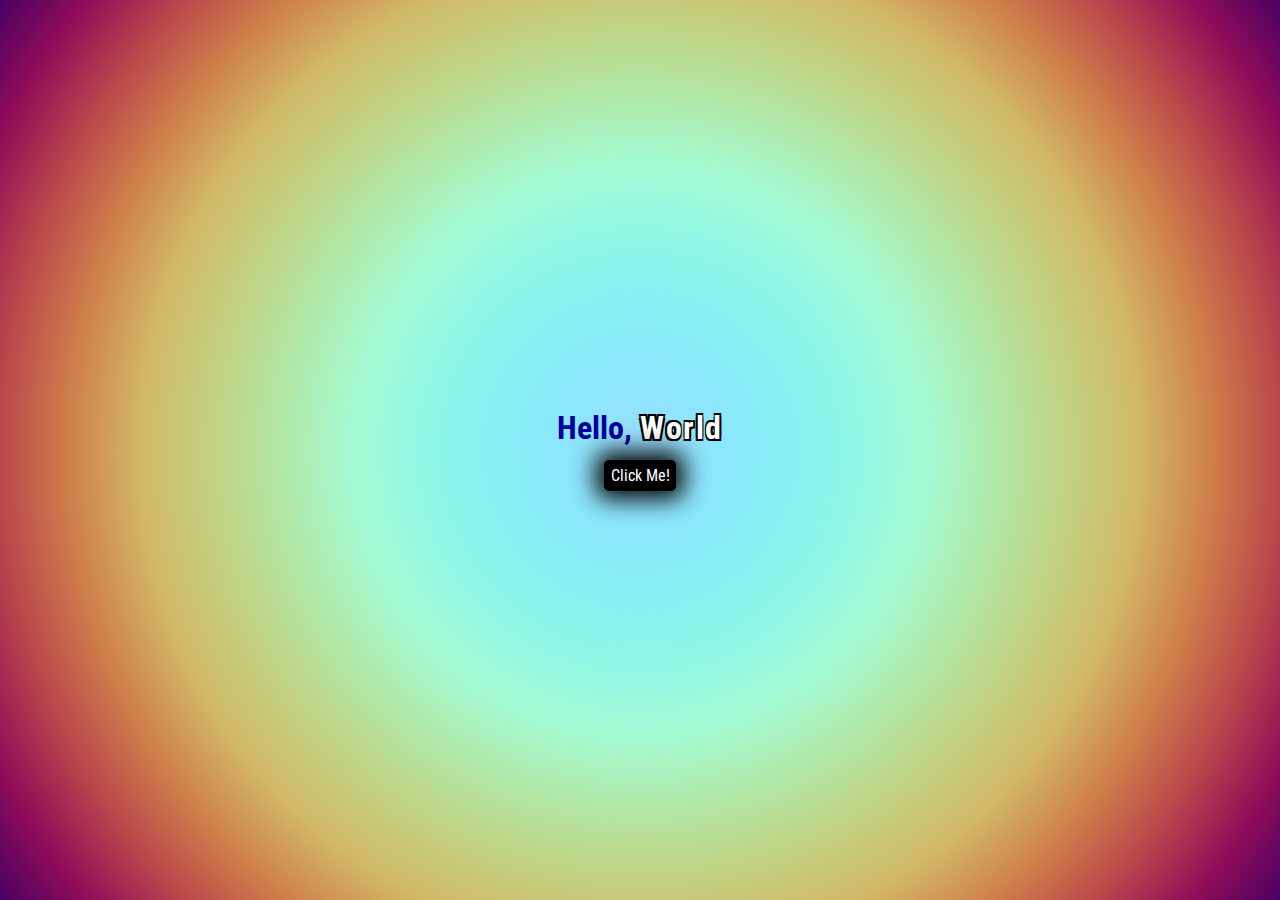
<file: Mini Project 1 - Hello Name/index.html>
<!DOCTYPE html>
<html lang="en">
  <head>
    <meta charset="UTF-8" />
    <meta name="viewport" content="width=device-width, initial-scale=1.0" />
    <title>Mini Project 1</title>
    <link rel="stylesheet" href="styles.css" />

    <!-- FONTS -->
    <link rel="preconnect" href="https://fonts.googleapis.com" />
    <link rel="preconnect" href="https://fonts.gstatic.com" crossorigin />
    <link
      href="https://fonts.googleapis.com/css2?family=Roboto+Condensed:ital,wght@0,100..900;1,100..900&display=swap"
      rel="stylesheet"
    />
  </head>
  <body>
    <section class="Main">
      <div class="nameDisplay">
        <h1>Hello,</h1>
        <h1 id="userName" class="borderedFont">World</h1>
      </div>
      <div class="nameTaker" hidden>
        <label for="name">Enter Your Name</label>
        <input type="text" id="name" placeholder="Type your name here..." />
      </div>
      <button class="clickMe">Click Me!</button>
    </section>

    <script src="script.js"></script>
  </body>
</html>
</file>
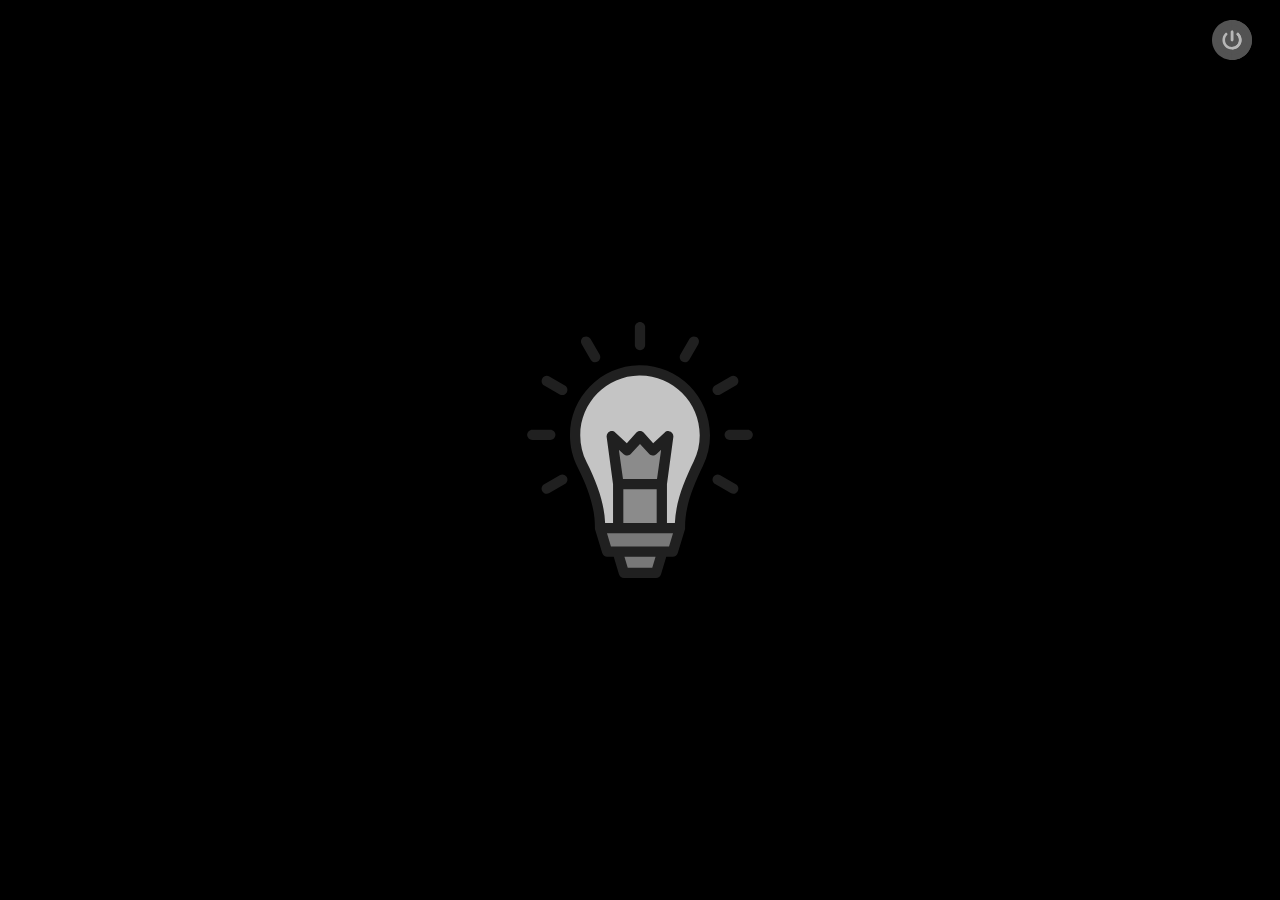
<file: Mini Project 2 - Bulb Glow/index.html>
<!DOCTYPE html>
<html lang="en">
  <head>
    <meta charset="UTF-8" />
    <meta name="viewport" content="width=device-width, initial-scale=1.0" />
    <title>Mini Project 2</title>
    <link rel="stylesheet" href="style.css" />
  </head>
  <body>
    
    <div class="bulb">
      <div class="powerButton">
        <img src="bulb.svg" alt="missing" class="buttonSvg grey">  
      </div>
      <img src="power.svg" alt="missing" class="light grey" >
    </div>
    <script src="script.js"></script>
  </body>
</html>
</file>
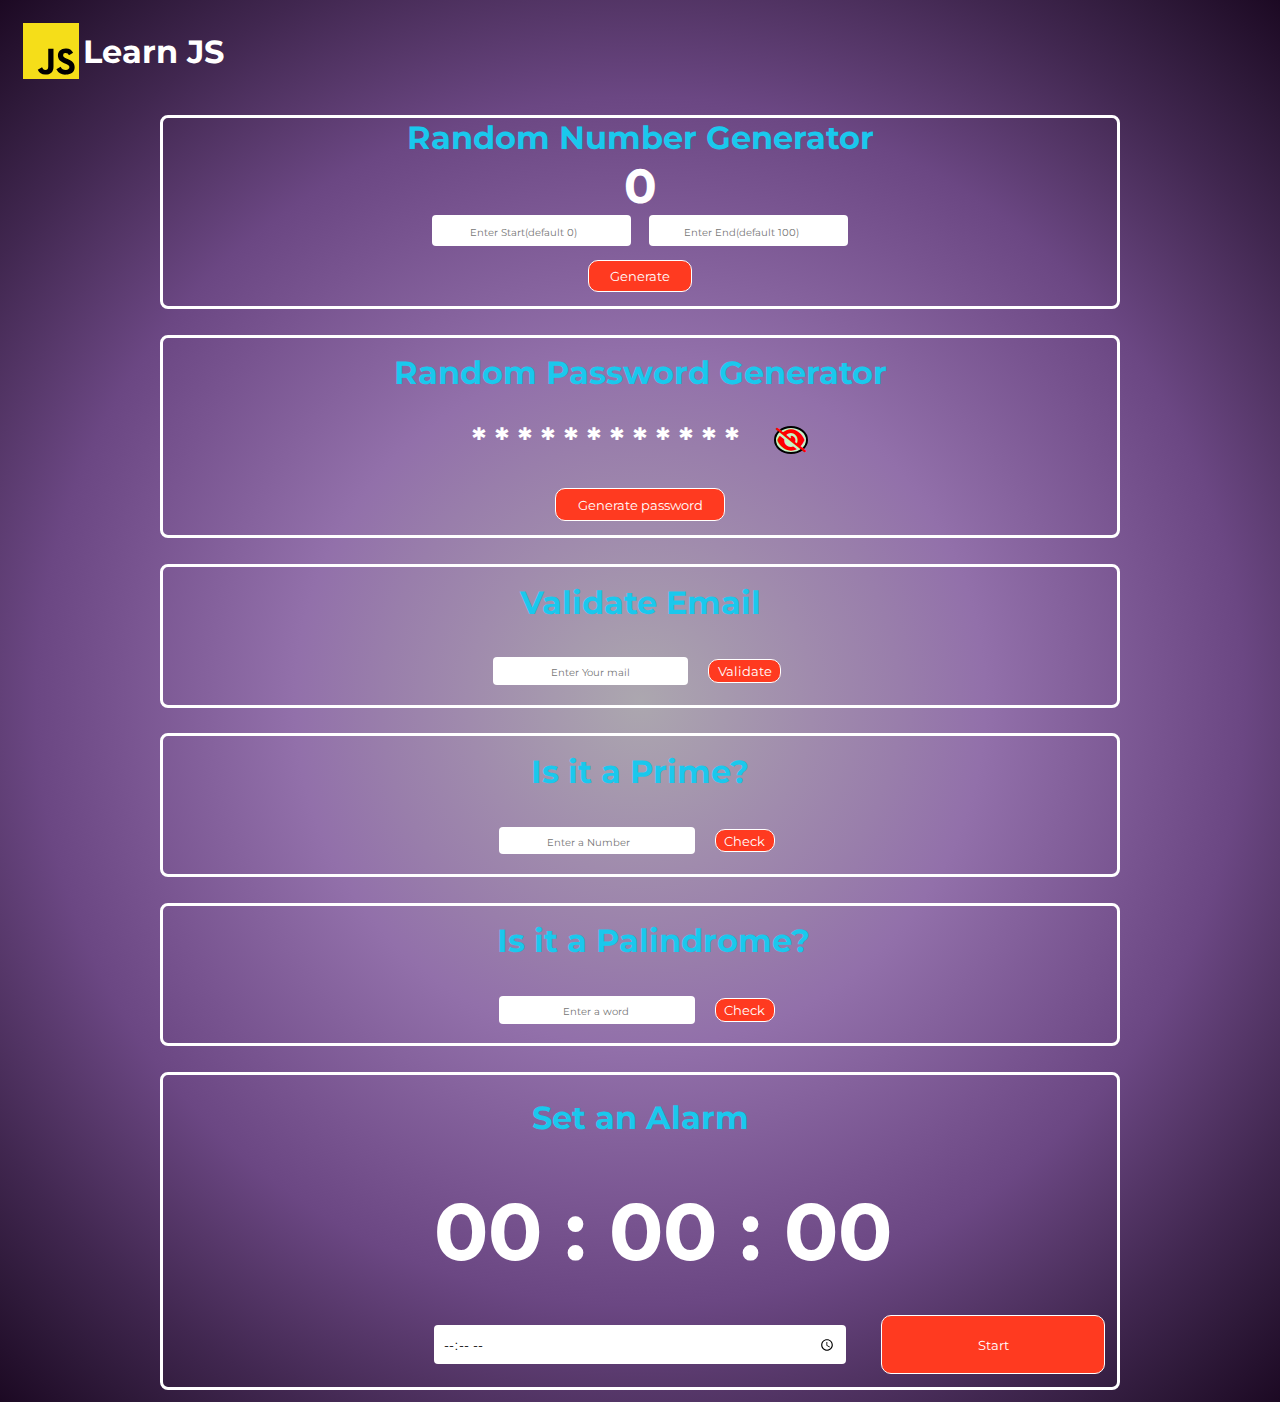
<file: Mini Project 3/index.html>
<!DOCTYPE html>
<html lang="en">
  <head>
    <meta charset="UTF-8" />
    <meta name="viewport" content="width=device-width, initial-scale=1.0" />
    <title>Mini Project 3</title>
    <!-- IMPORTS -->
    <style>
      @import url("https://fonts.googleapis.com/css2?family=Montserrat:ital,wght@0,100..900;1,100..900&display=swap");
    </style>
    <link
      rel="stylesheet"
      href="https://cdnjs.cloudflare.com/ajax/libs/font-awesome/6.7.2/css/all.min.css"
    />
    <link rel="stylesheet" href="styles.css" />
  </head>

  <body>
    <!-- 
    RandomNumber RandomPassword(hide password) Email-Validation
    PrimeCheck   Palindrome-Check              Timer -->

    <nav>
      <ul class="navlist">
        <li class="logo">
          <img src="jsLogo.svg" alt="" />
          <h1>Learn JS</h1>
        </li>
      </ul>
    </nav>

    <section class="main">
      <section class="RandomNumber">
        <h2>Random Number Generator</h2>
        <div id="rand">0</div>
        <div class="inp">
          <input type="number" id="ll" placeholder="Enter Start(default 0)" />
          <input type="number" id="ul" placeholder="Enter End(default 100)" />
        </div>
        <button class="generate btnHover btn">Generate</button>
      </section>

      <section class="RandomPassword">
        <h2>Random Password Generator</h2>
        <div class="password">
          <div id="pass">* * * * * * * * * * * *</div>
          <div class="show">
            <i class="fa-solid fa-eye-slash" id="eyeIcon"></i>
          </div>
        </div>
        <button id="generatePass" class="btnHover btn">
          Generate password
        </button>
      </section>
      <section class="Email-Validation grid-r1f2f-c1f1f1f">
        <h2>Validate Email</h2>
        <div class="show">
          <input type="text" id="mail" placeholder="Enter Your mail" />
          <button id="validate" class="btnHover btn">Validate</button>
        </div>
      </section>

      <section class="PrimeCheck grid-r1f2f-c1f1f1f">
        <h2>Is it a Prime?</h2>
        <div class="pcheck">
          <input type="number" id="prime" placeholder="Enter a Number " />
          <button id="check" class="btnHover btn">Check</button>
        </div>
      </section>

      <section class="Palindrome-Check grid-r1f2f-c1f1f1f">
        <h2>Is it a Palindrome?</h2>
        <div class="paliChk">
          <input type="text" id="palli" placeholder="Enter a word " />
          <button id="palliCheck" class="btnHover btn">Check</button>
        </div>
      </section>

      <section class="Timer">
        <h2>Set an Alarm</h2>
        <div class="leftTime" >00 : 00 : 00</div>
        <input type="time" id="time"  />
        <button id="startTime" class="start btnHover btn">Start</button>
      </section>
    </section>

    <script src="script.js"></script>
  </body>
</html>
</file>
<file: Mini Project 1 - Hello Name/styles.css>
* {
    margin: 0;
    padding: 0;
    font-family: var(--primaryFont);
}

:root {
    --primaryFont: "Roboto Condensed", serif;
    --fontColor1: #0101a1;
    --whiteFont: white;
    --white2: rgb(255, 238, 238);
    --backGroundGradient: radial-gradient(circle, #9bdcff, #8ce6fd, #87eff4, #8ff6e6, #a4fbd4, #b0e8a8, #c1d282, #d2b967, #cf814b, #bb474b, #910d58, #4a0064);
}

body {
    height: 100vh;
    background-image: var(--backGroundGradient);
}

.Main {
    display: flex;
    flex-direction: column;
    justify-content: center;
    align-items: center;
    height: 100vh;
}
.nameDisplay{
    display: flex;
    align-items: center;
    justify-content: center;
    gap: 5%;
    width: auto;
}
#userName{
    color: var(--whiteFont);
    white-space: nowrap;
}
.borderedFont{
    text-shadow: 0.05em 0.05em 0 black, -0.05em -0.05em 0 black, 0.05em -0.05em 0 black, -0.05em 0.05em 0 black;
    letter-spacing: 0.05em;
}

.Main h1 {
    color: var(--fontColor1);
    font-size: 2em;
}
.nameTaker{
    border: 0.25em solid black;
    border-radius: 0.3em;
    padding: 2.5%;
    display: flex;
    flex-direction: column;
    align-items: center;
    justify-content: center;
    gap: 0.5em;
    opacity: 0;               /* Initially hidden */
    visibility: hidden;       /* Hide the element */
    transition: opacity 0.2s ease, visibility 0.2s ease;
}
.show {
    opacity: 1;               /* Fully visible */
    visibility: visible;      /* Make it visible */
}
.nameTaker[hidden] {
    display: none !important;
}
.nameTaker input{
    border: none;
    border-radius: 0.3em;
    height: 2em;
    width: 100%;
    text-align: center;
}
.nameTaker input::placeholder{
    text-align: center;
}
.Main .clickMe{
    margin-top: 1%;
    padding: .5%;
    border: none;
    border-radius: 0.3em;
    color: var(--whiteFont);
    background-color: black;
    font-size: 1em;
    box-shadow: 0px 0px 1.5em 0.5em black;
}
.clickMe:hover{
    cursor: pointer;
    transform: scale(1.2);
    transition: transform 0.05s step-end;
    font-weight: bold;
}
</file>
<file: Mini Project 2 - Bulb Glow/style.css>
* {
    padding: 0;
    margin: 0;
}

body {
    /* background-image: radial-gradient(circle, #5d5d5d, #585858, #535353, #4f4f4f, #4a4a4a, #434343, #3b3b3b, #343434, #282828, #1d1d1d, #121212, #000000); */
    background-color: black;
    height: 100vh;

}

.grey {
    filter: grayscale(100%);
}


.bright {
    /* background-image: radial-gradient(circle, #ffff00, #ffdc00, #ffba16, #ff992f, #ff7b40, #ff7764, #ff7884, #ff7fa1, #fba2cd, #f3c5eb, #f2e4fb, #ffffff); */
    background-image: radial-gradient(circle, #5d5d5d, #585858, #535353, #4f4f4f, #4a4a4a, #434343, #3b3b3b, #343434, #282828, #1d1d1d, #121212, #000000);


}

.bulb {
    display: flex;
    flex-direction: column;
    justify-content: center;
    align-items: center;
    height: 100vh;
}

.powerButton {
    position: absolute;
    right: 2%;
    top: 2%;
    display: flex;
    justify-content: right;
    align-items: center;
}
.powerButton img {
    cursor: pointer;
    width: 20%;
    height: 20%;
    padding: 1%;
}
</file>
<file: Mini Project 3/styles.css>
:root {
    --scarlet: #FF3A20;
    --teaGreen1: #1AC8ED;
    --teaGreen2: #C4F4C7;
}

* {
    margin: 0;
    padding: 0;
    box-sizing: border-box;
    font-family: "Montserrat", serif;
    color: white;
}

body {
    /* height: 100%; */
    background-image: radial-gradient(circle, #aca7af, #a699ae, #a08bad, #997eab, #9270aa, #85629d, #785490, #6b4783, #563769, #412750, #2e1939, #1c0923);
    /* background-image: radial-gradient(circle, #aca7af, #b3a3be, #ba9ecd, #c199dc, #c794eb, #ce9af1, #d6a1f8, #dda7fe, #e7bafe, #f0cefe, #f7e2fe, #fdf6ff); */

}





li {
    list-style: none;
}

ul {
    display: flex;
    justify-content: space-between;
    align-items: center;
    /* background-color: black; */
}

ul li {
    padding: 1.5%;
}

nav .logo {
    display: flex;
    justify-content: center;
    align-items: center;
}

/* 
.themeSwitch {
    
        Dark Theme icon changer thingy
   
} 
*/

.main {
    display: flex;
    flex-direction: column;
    justify-content: center;
    align-items: center;
}

.main section {
    /* height: fit-content; */
    width: 75vw;
    margin: 1%;
    border: 0.2em solid white;
    border-radius: 0.5em;
}

.RandomNumber {
    display: grid;
    /* grid-template-rows: "1fr 1fr 1fr 1fr";
    grid-template-columns: "1fr 1fr 1fr 1fr"; */
    grid-template-areas:
        ". head head ."
        ". disp disp ."
        ". inp inp ."
        ". butn butn .";
}

.main h2 {

    color: var(--teaGreen1);
    font-size: 2em;
}

.RandomNumber h2 {
    grid-area: head;
    justify-self: center;
}

.RandomNumber #rand {
    grid-area: disp;
    justify-self: center;
}

#rand {
    font-size: 3em;
    font-weight: bold;
}

#pass {
    font-size: 2em;
    font-weight: bold;
}

.RandomNumber .inp {
    justify-self: center;
    grid-area: inp;
    display: flex;
    justify-content: center;
    align-items: center;
    gap: 5%;
}

input {
    /* background-color: var(--teaGreen2); */
    padding: 2%;
    color: black;
    border-radius: 0.3em;
    border: none;

}

input::placeholder {
    font-size: 0.6rem;
    text-align: center;
}

.RandomNumber .generate {
    justify-self: center;
    grid-area: butn;


}

.btn {
    border: none;
    border-radius: 0.75em;
    padding: 1% 3%;
    margin: 2%;
    border: 0.1rem solid white;
    background-color: var(--scarlet);
}

.btnHover:hover {
    cursor: pointer;
    background-color: #ff3116;
    font-weight: bold;
    transform: scale(1.1);
}

.fcc {
    display: flex;
    justify-content: center;
    align-items: center;
}

.RandomPassword {
    display: grid;
    /* grid-template-rows: "1fr 1.5fr 1fr";
    grid-template-columns: "1fr 1fr 1fr 1fr"; */
    grid-template-areas:
        ". head head ."
        ". pass pass ."
        ". butn butn .";
    /* padding: 3%; */
}

.RandomPassword>* {
    margin: 2%;
}

.RandomPassword h2 {
    grid-area: head;
    justify-self: center;
}

.RandomPassword .password {
    grid-area: pass;
    display: flex;
    gap: 5%;
    justify-content: center;
    align-items: center;

}

.RandomPassword button {
    grid-area: butn;
    justify-self: center;
}

i {
    color: rgb(255, 0, 0);
}

.password i {
    font-size: 1.5rem;
    border: 0.1em solid black;
    background-color: #C4F4C7;
    border-radius: 50%;
    cursor: pointer;
}

.show input{
    color: rgb(255, 255, 255);
}
.grid-r1f2f-c1f1f1f{

    display: grid;
    grid-template-rows: "1fr 2fr";
    grid-template-columns: repeat(3, 1fr);
}
.grid-r1f2f-c1f1f1f h2{
    grid-row: 1;
    grid-column: 2;
    white-space: nowrap;
    text-align: center;

}

.grid-r1f2f-c1f1f1f :nth-child(2){
    grid-row: 2;
    grid-column: 2;
    display: flex;
    justify-content: center;
    align-items: center;
    gap: 5%;
}
.grid-r1f2f-c1f1f1f >*{
    margin: 5%;
}
.Timer{
    display: grid;
    grid-template-rows: "1.5fr 2fr 1.5fr" ;
    grid-template-columns: repeat(3,1fr);
}
.Timer h2{
    grid-row: 1;
    grid-column: 2;
    text-align: center;
}
.Timer .leftTime{
    grid-row: 2;
    grid-column: 2;
    text-align: center;
    font-size: 5em;
    align-content: center;
    white-space: nowrap;
    font-weight: bold;
}
.Timer #time{
    grid-row: 3;
    grid-column: 2;
}
.Timer > *{
    margin: 5%;
}
button.start{
    grid-row: 3;
    grid-column: 3;
}

.animate{
    animation: flicker 1s ease-in-out infinite;
}
@keyframes flicker {
    0%{
        color: red;
        opacity: 1;
    }
    20%{
        opacity: 0;
    }
    40%{
        color: red;
        opacity: 1;
    }
    60%{
        opacity: 0;

    }
    80%{
        color: red;
        opacity: 1;
    }
    100%{
        opacity: 0;

    }
}

















@media (max-width : 480px) {

    h2,
    #pass {
        font-size: 1.5em !important; 
    }

    .inp input {
        height: 50%;
        width: 100%;
    }
    .leftTime{
        font-size: 2em !important;
    }

}
</file>
